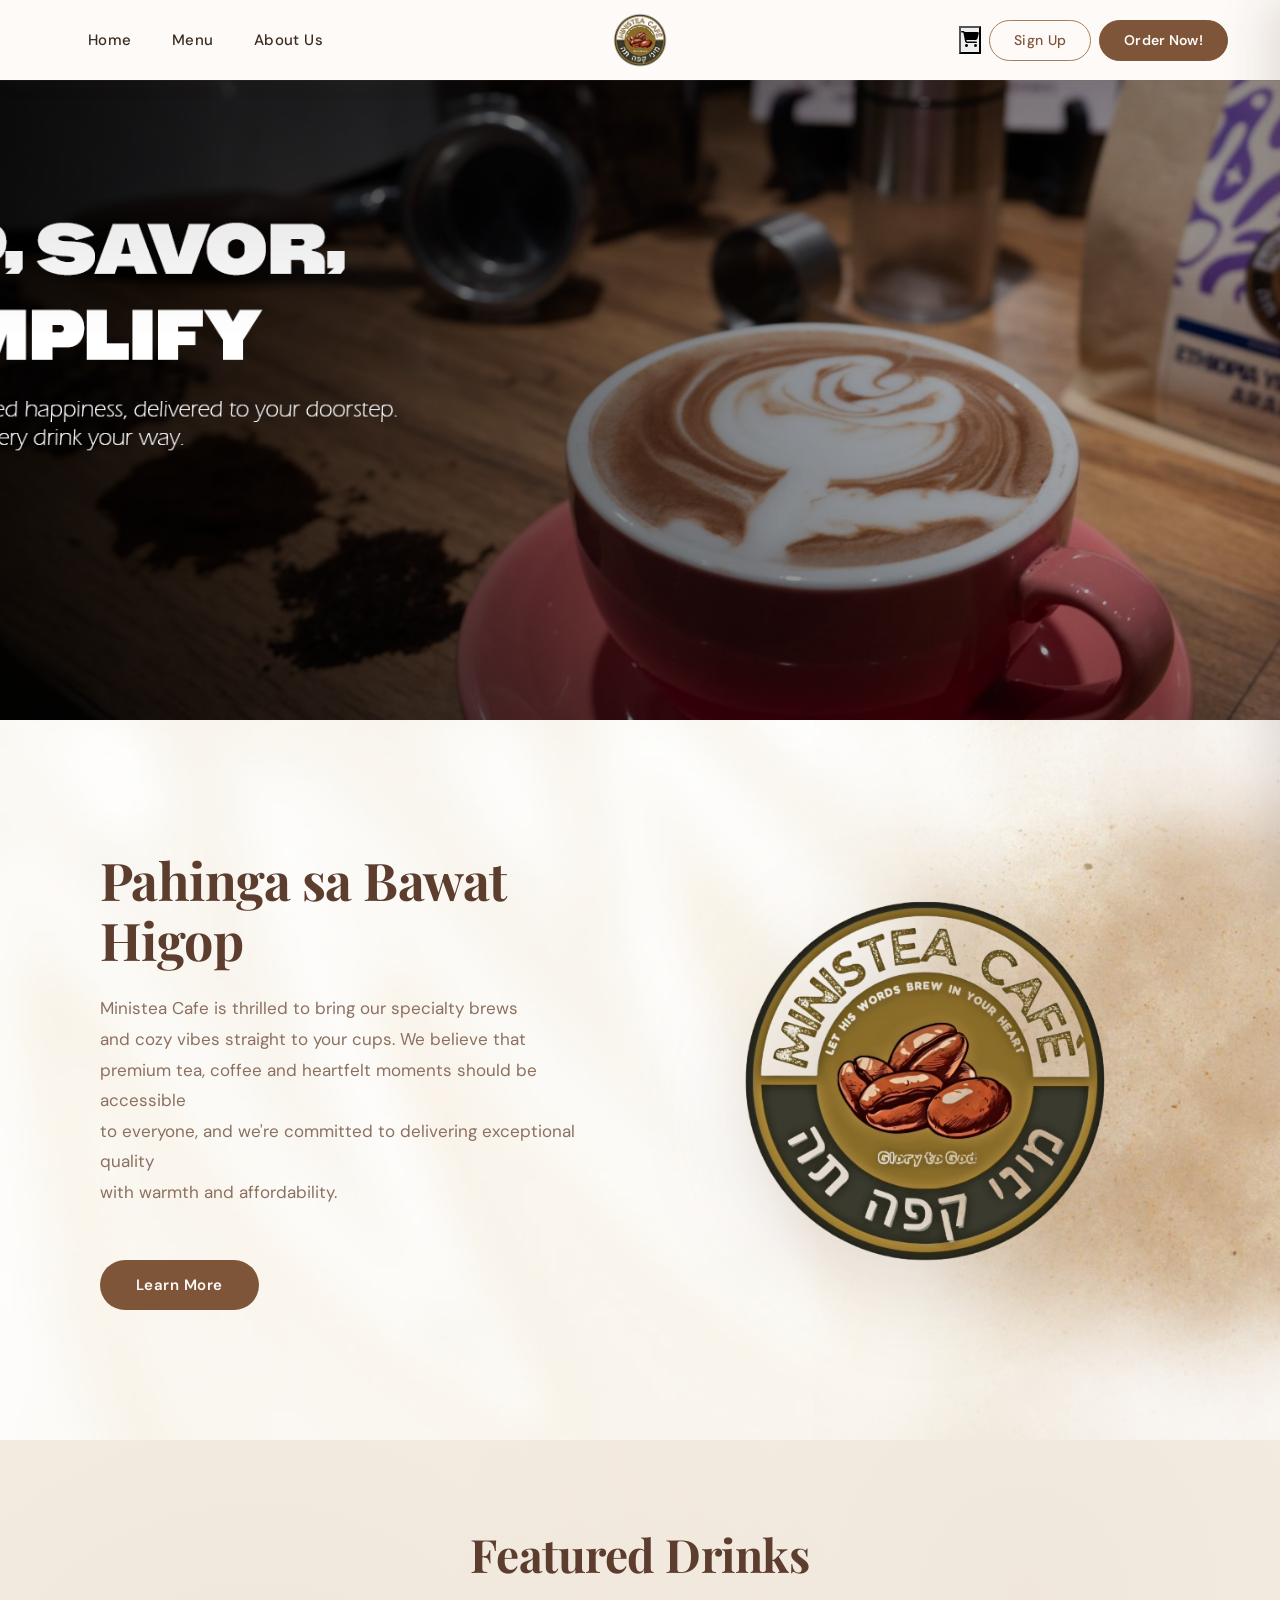
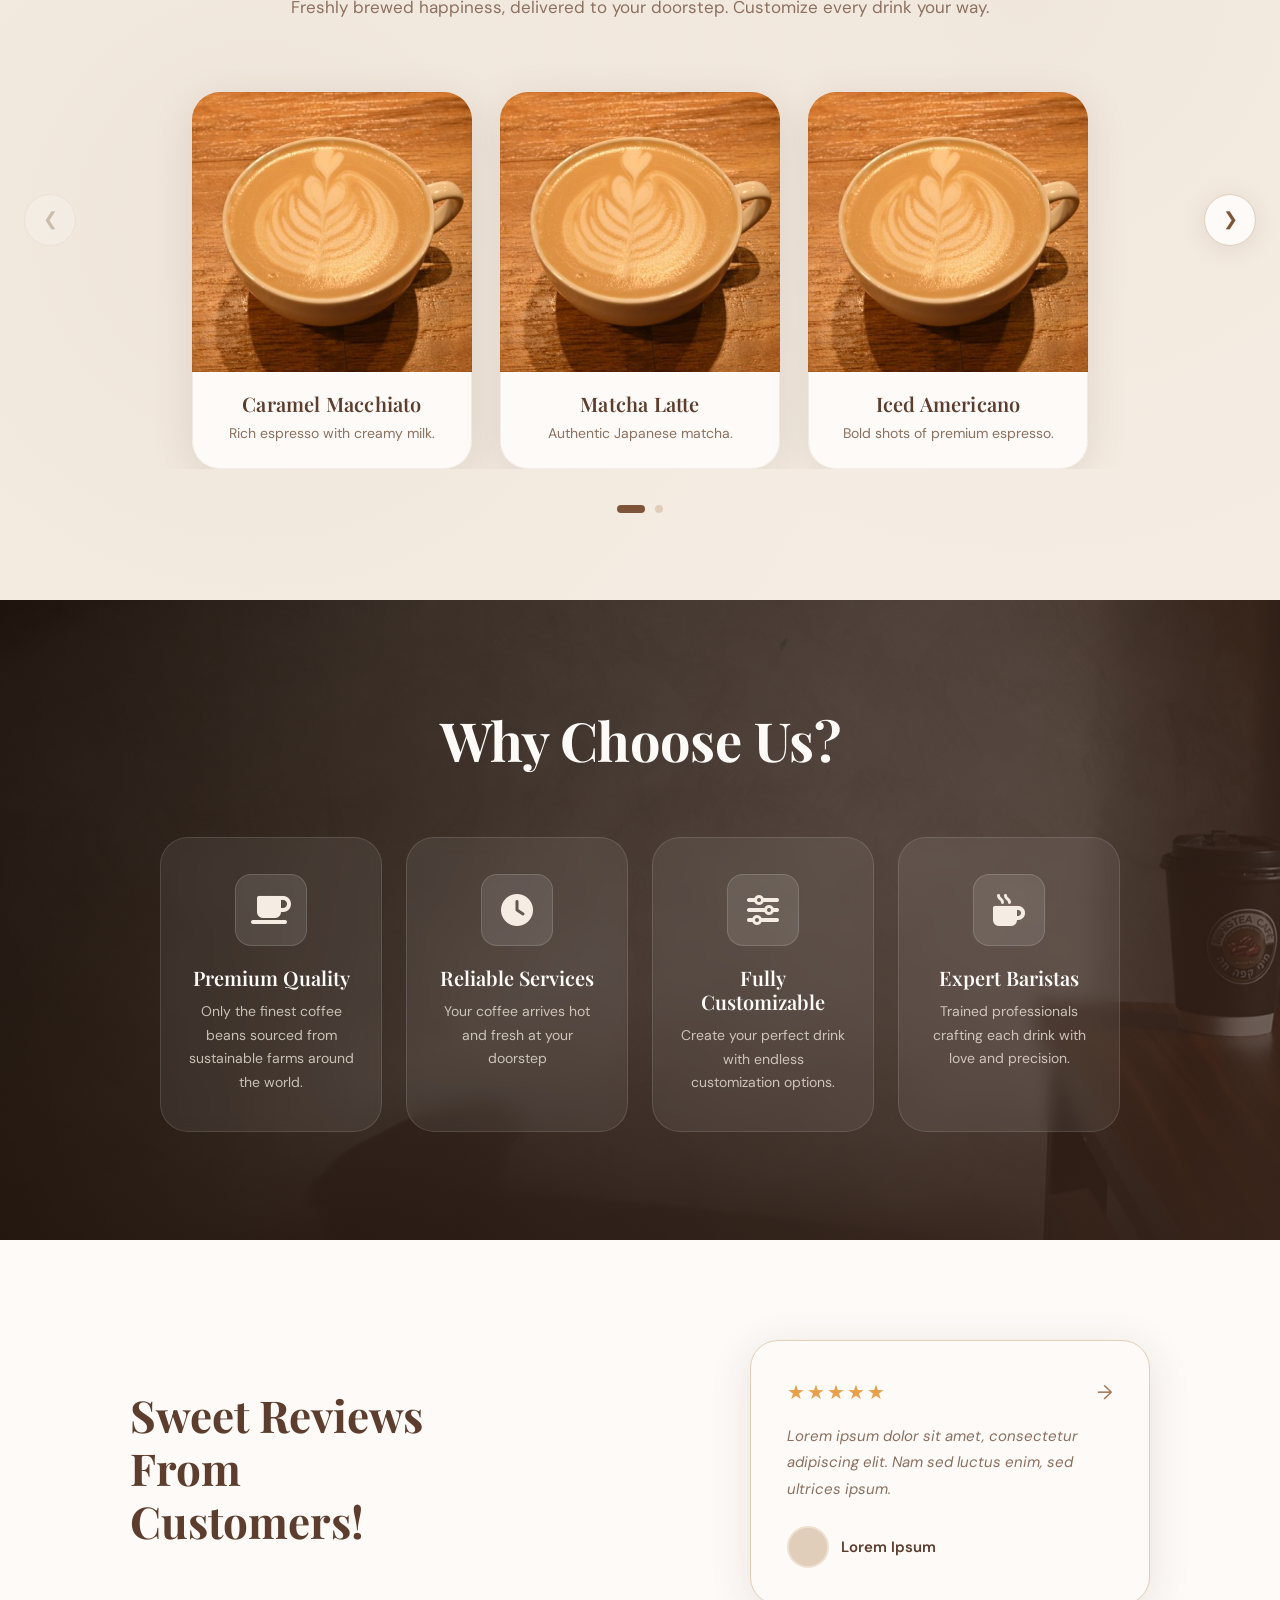
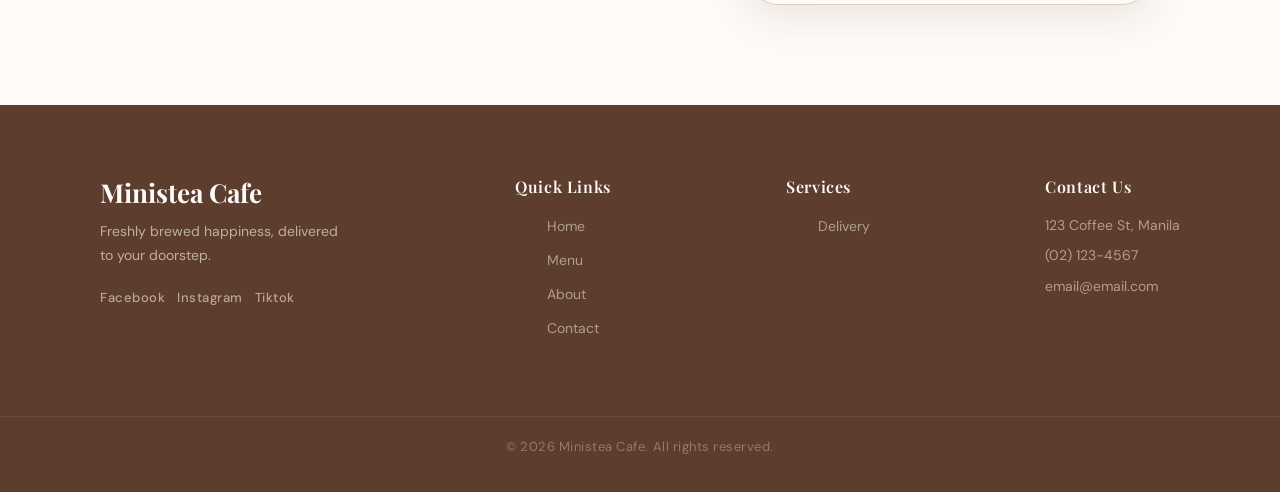
<file: Ministea Cafe Project/index.html>
<!DOCTYPE html>
<html lang="en">
<head>
    <meta charset="UTF-8">
    <meta name="viewport" content="width=device-width, initial-scale=1.0">
    <title>Ministea Cafe</title>
    <link href="https://cdn.jsdelivr.net/npm/bootstrap@5.3.3/dist/css/bootstrap.min.css" rel="stylesheet">
    <link rel="stylesheet" href="https://cdnjs.cloudflare.com/ajax/libs/font-awesome/6.5.0/css/all.min.css">
    <link rel="stylesheet" href="styles.css">
</head>
<body>
    <nav class="navbar navbar-expand-sm">
        <div class="container-fluid">
            <ul class="navbar-nav">
                <li class="nav-item"><a href="#" class="nav-link ajax-link" data-target="pages/home.html">Home</a></li>
                <li class="nav-item"><a href="#" class="nav-link ajax-link" data-target="pages/menu.html">Menu</a></li>
                <li class="nav-item"><a href="#" class="nav-link ajax-link" data-target="pages/about.html">About Us</a></li>
            </ul>
                <a class="navbar-brand">
                    <img src="images/MinisteaLogo.png" alt="Ministea Logo" class="logo">
                </a>
            <div class="button ms-auto d-flex align-items-center gap-2">
                <button id="cartToggleBtn" class="cart-btn">
                    <i class="fas fa-shopping-cart"></i>
                    <span id="cartBadge" class="cart-badge">0</span>
                </button>
                <button class="sign-in ajax-link" data-target="pages/signup.html">Sign Up</button>
                <button class="order-now ajax-link" data-target="pages/menu.html">Order Now!</button>
            </div>
        </div>
    </nav>

<!-- Load Main Content -->
<main id="main-content">
    <div class="text-center py-5">
        <div class="spinner-border text-success" role="status"></div>
        <p>Loading Page...</p>
    </div>
</main>

<!-- Cart Overlay + Drawer -->
<div id="cartOverlay" class="cart-overlay"></div>
<aside id="cartDrawer" class="cart-drawer">
    <div class="cart-drawer-header">
        <h3><i class="fas fa-shopping-cart"></i> Your Cart</h3>
        <button id="cartCloseBtn" class="cart-close-btn">&times;</button>
    </div>
    <div id="cartDrawerBody" class="cart-drawer-body"></div>
    <div id="cartDrawerFooter" class="cart-drawer-footer"></div>
</aside>

<!-- Footer Section -->
<footer class="footer-section">
    <div class="footer-container">
        <div class="footer-brand">
            <h2>Ministea Cafe</h2>
            <p>Freshly brewed happiness, delivered to your doorstep.</p>
            <div class="social-links">
                <a href="#">Facebook</a>
                <a href="#">Instagram</a>
                <a href="#">Tiktok</a>
            </div>
        </div>
        <div class="footer-links">
            <h3>Quick Links</h3>
            <ul>
                <li><a href="#">Home</a></li>
                <li><a href="#">Menu</a></li>
                <li><a href="#">About</a></li>
                <li><a href="#">Contact</a></li>
            </ul>
        </div>
        <div class="footer-links">
            <h3>Services</h3>
            <ul>
                <li><a href="#">Delivery</a></li>
            </ul>
        </div>
        <div class="footer-contact">
            <h3>Contact Us</h3>
            <div class="contact-info">
                <p>123 Coffee St, Manila</p>
                <p>(02) 123-4567</p>
                <p>email@email.com</p>
            </div>
        </div>
    </div>
    <div class="footer-bottom">
        <p>&copy; 2026 Ministea Cafe. All rights reserved.</p>
    </div>
</footer>

<!-- Scripts -->
<script src="https://cdn.jsdelivr.net/npm/bootstrap@5.3.3/dist/js/bootstrap.bundle.min.js"></script>
<script src="js/cart.js"></script>
<script src="js/main.js"></script>
</body>
</html>
</file>
<file: Ministea Cafe Project/styles.css>
@import url('https://fonts.googleapis.com/css2?family=Playfair+Display:ital,wght@0,400;0,600;0,700;1,400&family=DM+Sans:wght@300;400;500;600&display=swap');

/* =============================================
   CSS VARIABLES & RESET
============================================= */
:root {
    --brown-dark:    #5C3D2E;
    --brown-mid:     #7F5539;
    --brown-light:   #A67C5B;
    --cream:         #F5EDE3;
    --cream-dark:    #EDE0D0;
    --cream-deeper:  #E0CEBB;
    --white:         #FDFAF7;
    --black:         #1A1008;
    --text-body:     #3D2B1F;
    --text-muted:    #8C7060;

    --radius-sm:     8px;
    --radius-md:     16px;
    --radius-lg:     28px;
    --radius-pill:   999px;

    --shadow-soft:   0 4px 24px rgba(92,61,46,0.10);
    --shadow-card:   0 8px 40px rgba(92,61,46,0.13);
    --shadow-lift:   0 20px 60px rgba(92,61,46,0.18);

    --font-display:  'Playfair Display', Georgia, serif;
    --font-body:     'DM Sans', sans-serif;

    --transition:    0.3s cubic-bezier(0.4, 0, 0.2, 1);
}

*, *::before, *::after {
    margin: 0;
    padding: 0;
    box-sizing: border-box;
}

html { scroll-behavior: smooth; }

body {
    font-family: var(--font-body);
    background-color: var(--white);
    color: var(--text-body);
    -webkit-font-smoothing: antialiased;
}

/* =============================================
   NAVBAR
============================================= */
.navbar {
    position: sticky;
    top: 0;
    z-index: 1000;
    background-color: rgba(253, 250, 247, 0.95);
    backdrop-filter: blur(12px);
    -webkit-backdrop-filter: blur(12px);
    box-shadow: 0 1px 0 rgba(127, 85, 57, 0.12), 0 4px 20px rgba(92,61,46,0.06);
    height: 80px;
    transition: box-shadow var(--transition);
}

.navbar-brand {
    padding: 0;
    display: flex;
    align-items: center;
    position: absolute;
    left: 50%;
    transform: translateX(-50%);
}

.logo {
    height: 60px;
    width: auto;
}

.navbar-nav {
    margin-left: 60px;
    gap: 8px;
}

.nav-link {
    font-family: var(--font-body);
    font-size: 15px;
    font-weight: 500;
    color: var(--text-body) !important;
    letter-spacing: 0.03em;
    padding: 8px 16px !important;
    border-radius: var(--radius-pill);
    transition: background var(--transition), color var(--transition);
    position: relative;
}

.nav-link::after { display: none; }

.nav-link:hover {
    background-color: var(--cream);
    color: var(--brown-mid) !important;
}

.button {
    padding-right: 40px;
    display: flex;
    align-items: center;
    gap: 10px;
}

.sign-in {
    background: transparent;
    border: 1.5px solid var(--brown-light);
    border-radius: var(--radius-pill);
    padding: 9px 24px;
    font-family: var(--font-body);
    font-size: 14px;
    font-weight: 500;
    color: var(--brown-mid);
    cursor: pointer;
    transition: all var(--transition);
    letter-spacing: 0.02em;
}

.sign-in:hover {
    background-color: var(--cream);
    border-color: var(--brown-mid);
    color: var(--brown-dark);
}

.order-now {
    border-radius: var(--radius-pill);
    padding: 9px 24px;
    background-color: var(--brown-mid);
    color: var(--white);
    border: 1.5px solid var(--brown-mid);
    font-family: var(--font-body);
    font-size: 14px;
    font-weight: 600;
    cursor: pointer;
    transition: all var(--transition);
    letter-spacing: 0.02em;
}

.order-now:hover {
    background-color: var(--brown-dark);
    border-color: var(--brown-dark);
    transform: translateY(-1px);
    box-shadow: 0 6px 20px rgba(127, 85, 57, 0.35);
}

/* =============================================
   HERO SECTION
============================================= */
.hero-section {
    height: 640px;
    width: 100%;
    background-color: var(--black);
    position: relative;
    overflow: hidden;
}

.slides-wrapper {
    width: 100%;
    height: 100%;
}

.hero-slide {
    position: absolute;
    width: 100%;
    height: 100%;
    opacity: 0;
    transition: opacity 1s ease-in-out;
}

.hero-slide.active {
    opacity: 1;
}

.hero-slide img {
    width: 100%;
    height: 100%;
    object-fit: cover;
}

/* Hero gradient overlay — subtle dark vignette only */
.hero-section::after {
    content: '';
    position: absolute;
    inset: 0;
    background: linear-gradient(
        to bottom,
        rgba(0,0,0,0.18) 0%,
        transparent 40%,
        transparent 70%,
        rgba(0,0,0,0.22) 100%
    );
    pointer-events: none;
    z-index: 2;
}

/* =============================================
   SECOND SECTION
============================================= */
.second-section {
    background-color: var(--white);
    background-image: url(images/BG1.png);
    background-size: cover;
    min-height: 720px;
    display: flex;
    justify-content: center;
    align-items: center;
}

.second-section .wrapper {
    display: flex;
    align-items: center;
    justify-content: space-between;
    width: 100%;
    max-width: 1200px;
    padding: 80px 60px;
    gap: 60px;
}

.text-content {
    flex: 1;
    text-align: left;
}

.text-content h1 {
    font-family: var(--font-display);
    font-size: 52px;
    font-weight: 700;
    color: var(--brown-dark);
    line-height: 1.15;
    margin-bottom: 24px;
    letter-spacing: -0.01em;
}

.text-content p {
    font-size: 17px;
    color: var(--text-muted);
    line-height: 1.8;
    font-weight: 400;
    max-width: 480px;
}

.text-content button {
    display: inline-block;
    margin-top: 36px;
    border-radius: var(--radius-pill);
    border: none;
    background-color: var(--brown-mid);
    color: var(--white);
    padding: 14px 36px;
    font-family: var(--font-body);
    font-size: 15px;
    font-weight: 600;
    outline: none;
    cursor: pointer;
    transition: all var(--transition);
    letter-spacing: 0.03em;
    transform: none;
}

.text-content button:hover {
    background-color: var(--brown-dark);
    transform: translateY(-2px) !important;
    box-shadow: 0 8px 28px rgba(92, 61, 46, 0.30);
}

.image-content {
    flex: 1;
    text-align: center;
}

.image-content img {
    width: 100%;
    max-width: 420px;
    height: auto;
    filter: drop-shadow(0 20px 50px rgba(92, 61, 46, 0.18));
    transition: transform 0.5s ease;
}

.image-content img:hover {
    transform: translateY(-8px) rotate(1deg);
}

/* =============================================
   THIRD SECTION — FEATURED DRINKS
============================================= */
.third-section {
    background-color: var(--cream);
    min-height: 760px;
    display: flex;
    justify-content: center;
    align-items: center;
    position: relative;
    overflow: hidden;
}

/* Subtle texture */
.third-section::before {
    content: '';
    position: absolute;
    inset: 0;
    background-image: radial-gradient(circle at 20% 50%, rgba(127,85,57,0.05) 0%, transparent 60%),
                      radial-gradient(circle at 80% 20%, rgba(127,85,57,0.04) 0%, transparent 50%);
    pointer-events: none;
}

.third-section .wrapper {
    position: relative;
    display: flex;
    width: 100%;
    max-width: 1400px;
    align-items: center;
    justify-content: center;
    padding: 80px 20px;
}

.main-content {
    flex: 1;
    text-align: center;
    padding: 0 80px;
}

.main-content h1 {
    font-family: var(--font-display);
    font-size: 46px;
    color: var(--brown-dark);
    font-weight: 700;
    letter-spacing: -0.01em;
}

.main-content p {
    font-size: 17px;
    color: var(--text-muted);
    margin-top: 12px;
    font-weight: 400;
}

.card-container {
    display: flex;
    justify-content: center;
    gap: 28px;
    margin-top: 56px;
    flex-wrap: wrap;
}

.drink-card {
    background-color: var(--white);
    border-radius: var(--radius-lg);
    overflow: hidden;
    width: 280px;
    box-shadow: var(--shadow-card);
    transition: transform var(--transition), box-shadow var(--transition);
    position: relative;
}

.drink-card::after {
    content: '';
    position: absolute;
    inset: 0;
    border-radius: var(--radius-lg);
    border: 1px solid rgba(127,85,57,0.08);
    pointer-events: none;
}

.drink-card:hover {
    transform: translateY(-12px);
    box-shadow: var(--shadow-lift);
}

.drink-card img {
    width: 100%;
    height: 280px;
    object-fit: cover;
    transition: transform 0.5s ease;
}

.drink-card:hover img {
    transform: scale(1.04);
}

.drink-info {
    padding: 20px 22px 24px;
    text-align: center;
}

.drink-info h3 {
    font-family: var(--font-display);
    font-size: 20px;
    color: var(--brown-dark);
    font-weight: 600;
    margin-bottom: 6px;
    letter-spacing: 0.01em;
}

.drink-info p {
    font-size: 14px;
    color: var(--text-muted);
    margin: 0;
    line-height: 1.6;
}

.nav-btn {
    position: absolute;
    top: 50%;
    background-color: var(--white);
    color: var(--brown-mid);
    border: 1.5px solid var(--cream-deeper);
    font-size: 18px;
    width: 52px;
    height: 52px;
    border-radius: 50%;
    cursor: pointer;
    transform: translateY(-50%);
    transition: all var(--transition);
    display: flex;
    align-items: center;
    justify-content: center;
    box-shadow: var(--shadow-soft);
}

.nav-btn:hover:not(:disabled) {
    background-color: var(--brown-mid);
    color: var(--white);
    border-color: var(--brown-mid);
    transform: translateY(-50%) scale(1.08);
    box-shadow: 0 8px 24px rgba(127,85,57,0.28);
}

.prev-btn { left: 24px; }
.next-btn { right: 24px; }

.nav-btn:disabled {
    opacity: 0.3;
    cursor: not-allowed;
    transform: translateY(-50%);
    box-shadow: none;
}

@keyframes fadeShow {
    from { opacity: 0; transform: translateY(12px); }
    to   { opacity: 1; transform: translateY(0); }
}
@keyframes fadeHide {
    from { opacity: 1; }
    to   { opacity: 0; }
}

.card-container.show { animation: fadeShow 0.4s ease forwards; }
.card-container.hide { animation: fadeHide 0.3s ease forwards; }
.card-container:not(.show) { opacity: 0; }

.carousel-wrapper { overflow: hidden; }

.dots-container {
    display: flex;
    justify-content: center;
    gap: 10px;
    margin-top: 36px;
}

.dot {
    width: 8px;
    height: 8px;
    border-radius: 50%;
    background: var(--cream-deeper);
    cursor: pointer;
    transition: all var(--transition);
}

.dot:hover { background: var(--brown-light); transform: scale(1.3); }

.dot.active {
    background: var(--brown-mid);
    width: 28px;
    border-radius: var(--radius-pill);
}

/* =============================================
   FOURTH SECTION — WHY CHOOSE US
============================================= */
.fourth-section {
    background-image: url(images/fourth-bg.png);
    background-size: cover;
    background-position: center;
    background-repeat: no-repeat;
    padding: 100px 0;
    min-height: 640px;
    display: flex;
    align-items: center;
    position: relative;
}

.fourth-section::before {
    content: '';
    position: absolute;
    inset: 0;
    background: linear-gradient(135deg, rgba(28,14,6,0.72) 0%, rgba(92,61,46,0.55) 100%);
}

.fourth-section .wrapper {
    max-width: 1200px;
    margin: 0 auto;
    padding: 0 40px;
    position: relative;
    z-index: 1;
    width: 100%;
}

.fourth-section .main-content { text-align: center; }

.fourth-section .main-content h1 {
    font-family: var(--font-display);
    font-size: 54px;
    color: var(--white);
    font-weight: 700;
    margin-bottom: 64px;
    letter-spacing: -0.01em;
}

.features-container {
    display: flex;
    justify-content: center;
    gap: 24px;
    flex-wrap: wrap;
}

.feature-item {
    flex: 1;
    max-width: 240px;
    text-align: center;
    padding: 36px 24px;
    background: rgba(255,255,255,0.07);
    border: 1px solid rgba(255,255,255,0.12);
    border-radius: var(--radius-lg);
    backdrop-filter: blur(8px);
    transition: all var(--transition);
}

.feature-item:hover {
    background: rgba(255,255,255,0.13);
    transform: translateY(-6px);
    box-shadow: 0 16px 48px rgba(0,0,0,0.25);
}

.feature-icon {
    display: flex;
    align-items: center;
    justify-content: center;
    font-size: 32px;
    width: 72px;
    height: 72px;
    margin: 0 auto 20px;
    border-radius: var(--radius-md);
    background: rgba(255,255,255,0.1);
    border: 1px solid rgba(255,255,255,0.15);
}

.feature-icon i { color: var(--cream); }

.feature-item h3 {
    font-family: var(--font-display);
    font-size: 20px;
    margin-bottom: 10px;
    color: var(--white);
    font-weight: 600;
}

.feature-item p {
    font-size: 14px;
    color: rgba(245,237,227,0.75);
    line-height: 1.7;
    margin: 0;
}

/* =============================================
   REVIEW SECTION
============================================= */
.review-section {
    min-height: 420px;
    padding: 100px 0;
    background-color: var(--white);
    display: flex;
    align-items: center;
}

.review-section .container {
    max-width: 1100px;
    margin: 0 auto;
    padding: 0 40px;
    display: flex;
    justify-content: space-between;
    align-items: center;
    gap: 80px;
}

.review-section .left h1 {
    font-family: var(--font-display);
    font-size: 44px;
    font-weight: 700;
    color: var(--brown-dark);
    line-height: 1.2;
    max-width: 340px;
}

.review-section .right { flex-shrink: 0; }

.card {
    background: var(--white);
    border: 1px solid var(--cream-deeper);
    border-radius: var(--radius-lg);
    padding: 36px;
    max-width: 400px;
    box-shadow: var(--shadow-card);
    position: relative;
    transition: transform var(--transition), box-shadow var(--transition);
}

.card:hover {
    transform: translateY(-4px);
    box-shadow: var(--shadow-lift);
}

.stars {
    color: #E8A04B;
    font-size: 20px;
    letter-spacing: 2px;
    margin-bottom: 16px;
}

.card p {
    font-size: 15px;
    color: var(--text-muted);
    line-height: 1.75;
    font-style: italic;
    margin-bottom: 24px;
}

.profile {
    display: flex;
    align-items: center;
    gap: 12px;
}

.circle {
    width: 42px;
    height: 42px;
    border-radius: 50%;
    background: var(--cream-deeper);
    border: 2px solid var(--cream-dark);
    flex-shrink: 0;
}

.profile span {
    font-weight: 600;
    font-size: 15px;
    color: var(--brown-dark);
}

.arrow {
    position: absolute;
    top: 36px;
    right: 36px;
    font-size: 20px;
    color: var(--brown-light);
    cursor: pointer;
    transition: transform var(--transition), color var(--transition);
}

.arrow:hover { transform: translateX(4px); color: var(--brown-dark); }

/* =============================================
   FOOTER
============================================= */
.footer-section {
    background-color: var(--brown-dark);
    color: var(--cream);
    padding: 72px 0 0;
}

.footer-container {
    max-width: 1200px;
    margin: 0 auto;
    padding: 0 60px 60px;
    display: flex;
    justify-content: space-between;
    gap: 60px;
    flex-wrap: wrap;
}

.footer-brand h2 {
    font-family: var(--font-display);
    font-size: 26px;
    font-weight: 700;
    color: var(--white);
    margin-bottom: 12px;
}

.footer-brand p {
    font-size: 14px;
    color: rgba(245,237,227,0.65);
    line-height: 1.7;
    max-width: 240px;
    margin-bottom: 20px;
}

.social-links {
    display: flex;
    gap: 12px;
}

.social-links a {
    font-size: 13px;
    color: rgba(245,237,227,0.6);
    text-decoration: none;
    font-weight: 500;
    letter-spacing: 0.04em;
    transition: color var(--transition);
}

.social-links a:hover { color: var(--cream); }

.footer-links h3 {
    font-family: var(--font-display);
    font-size: 16px;
    color: var(--white);
    font-weight: 600;
    margin-bottom: 18px;
    letter-spacing: 0.04em;
}

.footer-links ul {
    list-style: none;
    display: flex;
    flex-direction: column;
    gap: 10px;
}

.footer-links ul li a {
    text-decoration: none;
    font-size: 14px;
    color: rgba(245,237,227,0.55);
    transition: color var(--transition);
}

.footer-links ul li a:hover { color: var(--cream); }

.footer-contact h3 {
    font-family: var(--font-display);
    font-size: 16px;
    color: var(--white);
    font-weight: 600;
    margin-bottom: 18px;
    letter-spacing: 0.04em;
}

.contact-info p {
    font-size: 14px;
    color: rgba(245,237,227,0.55);
    margin-bottom: 8px;
    line-height: 1.6;
}

.footer-bottom {
    border-top: 1px solid rgba(255,255,255,0.08);
    padding: 20px 60px;
    text-align: center;
}

.footer-bottom p {
    font-size: 13px;
    color: rgba(245,237,227,0.35);
    letter-spacing: 0.04em;
}

/* =============================================
   SIGN UP PAGE
============================================= */
.page-wrapper {
    min-height: calc(100vh - 80px);
    background: var(--cream);
    display: flex;
    align-items: center;
    justify-content: center;
    padding: 60px 20px;
    background-image: radial-gradient(circle at 70% 30%, rgba(127,85,57,0.08) 0%, transparent 60%);
}

.signup-card,
.signin-card {
    background: var(--white);
    border-radius: 24px;
    padding: 48px 44px;
    width: 100%;
    max-width: 440px;
    box-shadow: var(--shadow-lift);
    border: 1px solid var(--cream-dark);
}

.signup-card h2,
.signin-card h2 {
    font-family: var(--font-display);
    font-size: 32px;
    color: var(--brown-dark);
    font-weight: 700;
    margin-bottom: 32px;
    letter-spacing: -0.01em;
}

.form-label {
    font-size: 13px;
    font-weight: 600;
    color: var(--brown-mid);
    text-transform: uppercase;
    letter-spacing: 0.08em;
    margin-bottom: 6px !important;
    display: block;
}

.form-control {
    border: 1.5px solid var(--cream-deeper) !important;
    border-radius: var(--radius-sm) !important;
    padding: 12px 16px !important;
    font-size: 15px !important;
    color: var(--text-body) !important;
    background: var(--white) !important;
    transition: border-color var(--transition), box-shadow var(--transition) !important;
    font-family: var(--font-body) !important;
}

.form-control:focus {
    border-color: var(--brown-mid) !important;
    box-shadow: 0 0 0 3px rgba(127,85,57,0.10) !important;
    outline: none !important;
}

.password-wrapper {
    position: relative;
    display: flex;
    align-items: center;
}

.password-wrapper .form-control {
    padding-right: 90px !important;
}

.toggle-pw {
    position: absolute;
    right: 12px;
    background: none;
    border: none;
    cursor: pointer;
    font-size: 12px;
    font-weight: 600;
    color: var(--brown-light);
    display: flex;
    align-items: center;
    gap: 4px;
    font-family: var(--font-body);
    transition: color var(--transition);
    padding: 4px 0;
    letter-spacing: 0.04em;
}

.toggle-pw:hover { color: var(--brown-mid); }

.btn-create {
    width: 100%;
    padding: 14px;
    background-color: var(--brown-mid);
    color: var(--white);
    border: none;
    border-radius: var(--radius-pill);
    font-family: var(--font-body);
    font-size: 15px;
    font-weight: 600;
    cursor: pointer;
    transition: all var(--transition);
    letter-spacing: 0.04em;
    margin-top: 8px;
}

.btn-create:hover {
    background-color: var(--brown-dark);
    transform: translateY(-1px);
    box-shadow: 0 8px 28px rgba(92,61,46,0.30);
}

.signin-button {
    width: 100%;
    padding: 14px;
    background-color: var(--brown-mid);
    color: var(--white);
    border: none;
    border-radius: var(--radius-pill);
    font-family: var(--font-body);
    font-size: 15px;
    font-weight: 600;
    cursor: pointer;
    transition: all var(--transition);
    letter-spacing: 0.04em;
}

.signin-button:hover {
    background-color: var(--brown-dark);
    transform: translateY(-1px);
    box-shadow: 0 8px 28px rgba(92,61,46,0.30);
}

.btn-signin {
    background: none;
    border: none;
    cursor: pointer;
    font-size: 14px;
    color: var(--text-muted);
    font-family: var(--font-body);
    padding: 0;
    transition: color var(--transition);
}

.btn-signin strong {
    color: var(--brown-mid);
    font-weight: 600;
}

.btn-signin:hover { color: var(--brown-dark); }

.terms-text {
    font-size: 12px;
    color: var(--text-muted);
    text-align: center;
    margin-top: 20px;
    line-height: 1.7;
}

.terms-text a {
    color: var(--brown-mid);
    text-decoration: none;
    font-weight: 500;
}

.terms-text a:hover { text-decoration: underline; }

.forgot-link {
    font-size: 13px;
    color: var(--brown-light);
    text-decoration: none;
    display: block;
    margin-top: 6px;
    font-weight: 500;
    transition: color var(--transition);
}

.forgot-link:hover { color: var(--brown-mid); }

.divider {
    border: none;
    border-top: 1px solid var(--cream-deeper);
    margin: 20px 0;
}

.logo-area {
    flex-shrink: 0;
    animation: float 5s ease-in-out infinite;
}

.logo-img {
    width: 300px;
    height: auto;
    filter: drop-shadow(0 24px 60px rgba(92,61,46,0.2));
}

@keyframes float {
    0%, 100% { transform: translateY(0); }
    50%       { transform: translateY(-14px); }
}

/* =============================================
   ABOUT PAGE
============================================= */
.about-container {
    background-color: var(--white);
    min-height: calc(100vh - 80px);
    display: flex;
    flex-direction: column;
    align-items: center;
    justify-content: center;
    text-align: center;
}

.about-content {
    max-width: 900px;
    width: 100%;
    margin: 72px auto;
    padding: 0 40px;
}

.about-section h1 {
    font-family: var(--font-display);
    font-size: 56px;
    color: var(--brown-dark);
    font-weight: 700;
    letter-spacing: -0.01em;
    margin-bottom: 24px;
}

.about-section p {
    font-size: 16px;
    color: var(--text-muted);
    line-height: 1.85;
    max-width: 680px;
    margin: 0 auto;
}

.about-content > .divider {
    height: 2px;
    background: linear-gradient(to right, transparent, var(--brown-light), transparent);
    border: none;
    border-radius: 2px;
    margin: 48px auto;
    width: 60%;
}

.mission-vision-wrapper {
    display: flex;
    gap: 48px;
    justify-content: center;
    margin-top: 20px;
    text-align: left;
}

.mission-section,
.vision-section {
    flex: 1;
    min-width: 0;
    background: var(--cream);
    border-radius: var(--radius-lg);
    padding: 36px 32px;
    border: 1px solid var(--cream-deeper);
}

.mission-section h2,
.vision-section h2 {
    font-family: var(--font-display);
    font-size: 32px;
    color: var(--brown-dark);
    font-weight: 700;
    margin-bottom: 16px;
}

.mission-section p,
.vision-section p {
    font-size: 15px;
    color: var(--text-muted);
    line-height: 1.8;
}

.team-section {
    margin-top: 80px;
    margin-bottom: 40px;
}

.team-section h1 {
    font-family: var(--font-display);
    font-size: 48px;
    color: var(--brown-dark);
    font-weight: 700;
    letter-spacing: -0.01em;
}

.team-wrapper {
    display: flex;
    justify-content: center;
    align-items: flex-start;
    gap: 40px;
    flex-wrap: wrap;
    margin: 48px 0;
}

.team-member {
    text-align: center;
    width: 130px;
    transition: transform var(--transition);
}

.team-member:hover { transform: translateY(-4px); }

.team-circle {
    width: 96px;
    height: 96px;
    border: 2.5px solid var(--brown-light);
    border-radius: 50%;
    margin: 0 auto 14px;
    background: var(--cream);
    transition: border-color var(--transition), box-shadow var(--transition);
}

.team-member:hover .team-circle {
    border-color: var(--brown-mid);
    box-shadow: 0 8px 24px rgba(127,85,57,0.18);
}

.team-member h6 {
    font-weight: 600;
    font-size: 15px;
    color: var(--brown-dark);
    margin-bottom: 4px;
}

.team-member p {
    font-size: 13px;
    color: var(--text-muted);
    margin: 0;
    line-height: 1.5;
}

/* =============================================
   MENU PAGE
============================================= */
.image-header img {
    display: block;
    width: 100%;
    max-height: 320px;
    object-fit: cover;
}

.menu-header {
    background-color: var(--brown-mid);
    background-image: linear-gradient(135deg, var(--brown-dark) 0%, var(--brown-mid) 60%, var(--brown-light) 100%);
    color: var(--white);
    height: 80px;
    display: flex;
    align-items: center;
    justify-content: flex-start;
    padding: 0 40px;
    gap: 0;
    position: relative;
}

.menu-title {
    font-family: var(--font-display);
    font-size: 26px;
    font-weight: 700;
    z-index: 2;
    letter-spacing: 0.01em;
}

.menu-choices-container {
    position: absolute;
    left: 0;
    right: 0;
    display: flex;
    justify-content: center;
    pointer-events: none;
}

.menu-choices {
    display: flex;
    gap: 6px;
    pointer-events: auto;
}

.menu-choices a {
    color: rgba(255,255,255,0.75);
    text-decoration: none;
    font-family: var(--font-body);
    font-size: 14px;
    font-weight: 500;
    padding: 8px 20px;
    border-radius: var(--radius-pill);
    transition: all var(--transition);
    letter-spacing: 0.03em;
}

.menu-choices a:hover,
.menu-choices a.active {
    color: var(--white);
    background: rgba(255,255,255,0.18);
    backdrop-filter: blur(4px);
}

.allergen {
    text-align: center;
    font-size: 12.5px;
    color: var(--text-muted);
    font-style: italic;
    padding: 12px 20px;
    border-bottom: 1px solid var(--cream-dark);
    background: var(--cream);
}

/* Sidebar */
.sidebar {
    border-right: 1px solid var(--cream-dark);
    padding-right: 16px;
}

.sidebar h4 {
    font-family: var(--font-display);
    font-size: 20px;
    font-weight: 700;
    color: var(--brown-dark);
    margin-bottom: 16px;
    padding-bottom: 12px;
    border-bottom: 2px solid var(--cream-deeper);
}

.sidebar a {
    display: block;
    text-decoration: none;
    color: var(--text-muted);
    padding: 8px 12px;
    margin: 2px 0;
    font-size: 15px;
    font-weight: 400;
    border-radius: var(--radius-sm);
    transition: all var(--transition);
}

.sidebar a:hover {
    background: var(--cream);
    color: var(--brown-mid);
    padding-left: 16px;
}

.sidebar a.active {
    color: var(--brown-dark);
    font-weight: 600;
    background: var(--cream);
}

/* Menu Content */
.section-title {
    font-family: var(--font-display);
    font-weight: 700;
    color: var(--brown-dark);
    font-size: 28px;
    padding-bottom: 12px;
    margin-bottom: 28px;
    border-bottom: 2px solid var(--cream-deeper);
}

.product-item {
    text-align: center;
    margin-bottom: 20px;
    transition: transform var(--transition);
}

.product-item:hover { transform: translateY(-4px); }

.drink-img {
    width: 110px;
    height: 110px;
    background: linear-gradient(135deg, var(--cream-deeper) 0%, var(--cream-dark) 100%);
    border-radius: 50%;
    margin: 0 auto 12px;
    border: 2px solid var(--cream-dark);
    transition: box-shadow var(--transition);
}

.product-item:hover .drink-img {
    box-shadow: 0 8px 24px rgba(127,85,57,0.15);
}

.drink-name {
    margin-top: 8px;
    margin-bottom: 10px;
    font-size: 15px;
    font-weight: 500;
    color: var(--brown-dark);
    text-align: center;
}

.btn-cart {
    font-size: 13px;
    font-weight: 600;
    border: 1.5px solid var(--brown-mid);
    color: var(--brown-mid);
    border-radius: var(--radius-pill);
    padding: 8px 16px;
    background: none;
    cursor: pointer;
    transition: all var(--transition);
    letter-spacing: 0.03em;
    font-family: var(--font-body);
}

.btn-cart:hover {
    background-color: var(--brown-mid);
    color: var(--white);
    box-shadow: 0 4px 14px rgba(127,85,57,0.25);
}

/* =============================================
   CART PAGE
============================================= */
.main-wrapper {
    max-width: 1000px;
    margin: 0 auto;
    padding: 48px 20px;
}

.page-title {
    text-align: center;
    font-family: var(--font-display);
    font-size: 42px;
    font-weight: 700;
    color: var(--brown-dark);
    margin-bottom: 24px;
    padding-bottom: 24px;
    border-bottom: 1px solid var(--cream-deeper);
}

.checkout-grid {
    display: flex;
    gap: 32px;
    margin-bottom: 40px;
}

.items-container { flex: 2; }

.summary-box {
    flex: 1;
    border: 1.5px solid var(--cream-deeper);
    background-color: var(--cream);
    padding: 28px;
    border-radius: var(--radius-lg);
    min-height: 450px;
}

.summary-title {
    text-align: center;
    font-family: var(--font-display);
    font-size: 22px;
    font-weight: 600;
    color: var(--brown-dark);
    border-bottom: 1px solid var(--cream-deeper);
    padding-bottom: 16px;
    margin-bottom: 20px;
}

.product-card {
    display: flex;
    gap: 20px;
    margin-bottom: 28px;
    padding: 20px;
    background: var(--white);
    border-radius: var(--radius-md);
    border: 1px solid var(--cream-dark);
    transition: box-shadow var(--transition);
}

.product-card:hover { box-shadow: var(--shadow-soft); }

.product-thumbnail {
    width: 120px;
    height: 120px;
    background-color: var(--cream-deeper);
    border-radius: var(--radius-md);
    flex-shrink: 0;
}

.product-label {
    font-style: italic;
    font-size: 20px;
    font-weight: 500;
    font-family: var(--font-display);
    color: var(--brown-dark);
}

.quantity-picker {
    display: flex;
    align-items: center;
    gap: 12px;
}

.qty-btn {
    background-color: var(--brown-mid);
    color: var(--white);
    border: none;
    width: 30px;
    height: 30px;
    cursor: pointer;
    border-radius: var(--radius-sm);
    font-weight: bold;
    font-size: 16px;
    transition: background var(--transition);
    display: flex;
    align-items: center;
    justify-content: center;
}

.qty-btn:hover { background-color: var(--brown-dark); }

.size-options {
    margin-top: 14px;
    font-size: 14px;
    color: var(--text-muted);
}

.size-chip {
    background: transparent;
    border: 1.5px solid var(--brown-light);
    color: var(--brown-mid);
    padding: 5px 14px;
    margin-left: 6px;
    border-radius: var(--radius-pill);
    cursor: pointer;
    font-size: 13px;
    font-family: var(--font-body);
    font-weight: 500;
    transition: all var(--transition);
}

.size-chip:hover, .size-chip.active {
    background: var(--brown-mid);
    color: var(--white);
    border-color: var(--brown-mid);
}

.delete-btn {
    background: none;
    color: var(--brown-light);
    border: 1.5px solid var(--cream-deeper);
    padding: 7px 18px;
    margin-top: 14px;
    border-radius: var(--radius-pill);
    cursor: pointer;
    font-size: 13px;
    font-family: var(--font-body);
    font-weight: 500;
    transition: all var(--transition);
}

.delete-btn:hover {
    background: #fee2e2;
    color: #b91c1c;
    border-color: #fca5a5;
}

.delivery-form-card {
    background: var(--cream);
    padding: 40px;
    border-radius: var(--radius-lg);
    border: 1px solid var(--cream-dark);
}

.form-header {
    font-family: var(--font-display);
    font-size: 22px;
    font-weight: 700;
    color: var(--brown-dark);
    margin-bottom: 28px;
}

.form-layout {
    display: grid;
    grid-template-columns: repeat(3, 1fr);
    gap: 20px;
}

.field-group { display: flex; flex-direction: column; }
.field-group.wide { grid-column: span 2; }
.field-group.full { grid-column: span 3; }

.field-label {
    font-size: 11px;
    font-weight: 700;
    text-transform: uppercase;
    letter-spacing: 0.1em;
    color: var(--text-muted);
    margin-bottom: 6px;
}

.text-input {
    padding: 12px 14px;
    border: 1.5px solid var(--cream-deeper);
    border-radius: var(--radius-sm);
    font-size: 14px;
    font-family: var(--font-body);
    color: var(--text-body);
    background: var(--white);
    transition: border-color var(--transition), box-shadow var(--transition);
}

.text-input:focus {
    outline: none;
    border-color: var(--brown-mid);
    box-shadow: 0 0 0 3px rgba(127,85,57,0.10);
}

.bottom-action {
    display: flex;
    justify-content: flex-end;
    margin-top: 32px;
}

.submit-order-btn {
    background-color: var(--brown-mid);
    color: var(--white);
    border: none;
    padding: 14px 40px;
    font-size: 15px;
    font-weight: 700;
    border-radius: var(--radius-pill);
    cursor: pointer;
    font-family: var(--font-body);
    letter-spacing: 0.04em;
    transition: all var(--transition);
}

.submit-order-btn:hover {
    background-color: var(--brown-dark);
    transform: translateY(-2px);
    box-shadow: 0 8px 28px rgba(92,61,46,0.30);
}

/* =============================================
   LOADING SPINNER
============================================= */
.spinner-border.text-success {
    color: var(--brown-mid) !important;
    width: 2.5rem;
    height: 2.5rem;
}

/* =============================================
   RESPONSIVE
============================================= */
@media (max-width: 992px) {
    .second-section .wrapper {
        flex-direction: column;
        text-align: center;
        padding: 60px 32px;
    }
    .text-content { text-align: center; }
    .text-content p { margin: 16px auto; }
    .navbar-brand { position: static; transform: none; }
    .logo { padding-left: 0; }
    .navbar-nav { margin-left: 20px; gap: 4px; }
    .mission-vision-wrapper { flex-direction: column; }
    .mission-section, .vision-section { min-width: 0; }
    .features-container { gap: 20px; }
    .feature-item { max-width: 200px; }
}

@media (max-width: 768px) {
    .main-content { padding: 0 20px; }
    .review-section .container { flex-direction: column; gap: 40px; }
    .review-section .left h1 { font-size: 32px; max-width: 100%; }
    .fourth-section .main-content h1 { font-size: 38px; }
    .logo-area { display: none; }
    .signup-card, .signin-card { padding: 36px 28px; }
}

/* =============================================
   SIGN UP BUTTON (navbar)
============================================= */
.sign-up {
    border-radius: var(--radius-pill);
    padding: 9px 24px;
    background-color: var(--brown-mid);
    color: var(--white);
    border: 1.5px solid var(--brown-mid);
    font-family: var(--font-body);
    font-size: 14px;
    font-weight: 600;
    cursor: pointer;
    transition: all var(--transition);
    letter-spacing: 0.02em;
}
.sign-up:hover {
    background-color: var(--brown-dark);
    border-color: var(--brown-dark);
    transform: translateY(-1px);
    box-shadow: 0 6px 20px rgba(127, 85, 57, 0.35);
}

/* =============================================
   CART ICON BUTTON (navbar)
============================================= */
.cart-icon-btn {
    position: relative;
    background: none;
    border: 1.5px solid var(--cream-deeper);
    border-radius: 50%;
    width: 44px;
    height: 44px;
    display: flex;
    align-items: center;
    justify-content: center;
    cursor: pointer;
    color: var(--brown-mid);
    font-size: 18px;
    transition: all var(--transition);
    margin-right: 4px;
}
.cart-icon-btn:hover {
    background: var(--cream);
    border-color: var(--brown-mid);
    color: var(--brown-dark);
}
.cart-badge {
    position: absolute;
    top: -6px;
    right: -6px;
    background: var(--brown-mid);
    color: var(--white);
    font-size: 11px;
    font-weight: 700;
    font-family: var(--font-body);
    min-width: 20px;
    height: 20px;
    border-radius: var(--radius-pill);
    display: flex;
    align-items: center;
    justify-content: center;
    padding: 0 5px;
    border: 2px solid var(--white);
    opacity: 0;
    transform: scale(0.6);
    transition: all var(--transition);
}
.cart-badge.has-items {
    opacity: 1;
    transform: scale(1);
}

/* =============================================
   CART DRAWER OVERLAY
============================================= */
.cart-overlay {
    position: fixed;
    inset: 0;
    background: rgba(28, 14, 6, 0.45);
    z-index: 1100;
    opacity: 0;
    pointer-events: none;
    transition: opacity 0.35s ease;
    backdrop-filter: blur(2px);
}
.cart-overlay.open {
    opacity: 1;
    pointer-events: all;
}

/* =============================================
   CART DRAWER
============================================= */
.cart-drawer {
    position: fixed;
    top: 0;
    right: 0;
    width: 400px;
    max-width: 95vw;
    height: 100vh;
    background: var(--white);
    z-index: 1200;
    display: flex;
    flex-direction: column;
    box-shadow: -8px 0 48px rgba(92,61,46,0.18);
    transform: translateX(100%);
    transition: transform 0.38s cubic-bezier(0.4, 0, 0.2, 1);
}
.cart-drawer.open { transform: translateX(0); }

.cart-drawer-header {
    display: flex;
    align-items: center;
    justify-content: space-between;
    padding: 24px 28px 20px;
    border-bottom: 1px solid var(--cream-dark);
    flex-shrink: 0;
}
.cart-drawer-header h3 {
    font-family: var(--font-display);
    font-size: 22px;
    font-weight: 700;
    color: var(--brown-dark);
    margin: 0;
    display: flex;
    align-items: center;
    gap: 10px;
}
.cart-drawer-header h3 i { color: var(--brown-mid); }
.cart-close-btn {
    background: var(--cream);
    border: none;
    width: 36px;
    height: 36px;
    border-radius: 50%;
    display: flex;
    align-items: center;
    justify-content: center;
    cursor: pointer;
    color: var(--text-muted);
    font-size: 15px;
    transition: all var(--transition);
}
.cart-close-btn:hover { background: var(--cream-dark); color: var(--brown-dark); }

.cart-drawer-body {
    flex: 1;
    overflow-y: auto;
    padding: 20px 28px;
    scrollbar-width: thin;
    scrollbar-color: var(--cream-deeper) transparent;
}
.cart-drawer-body::-webkit-scrollbar { width: 4px; }
.cart-drawer-body::-webkit-scrollbar-thumb { background: var(--cream-deeper); border-radius: 4px; }

.cart-empty {
    display: flex;
    flex-direction: column;
    align-items: center;
    justify-content: center;
    height: 100%;
    min-height: 300px;
    text-align: center;
    color: var(--text-muted);
}
.cart-empty-icon { font-size: 52px; color: var(--cream-deeper); margin-bottom: 16px; }
.cart-empty p { font-family: var(--font-display); font-size: 20px; color: var(--brown-light); margin-bottom: 6px; }
.cart-empty span { font-size: 14px; color: var(--text-muted); }

.cart-item {
    display: flex;
    align-items: center;
    gap: 14px;
    padding: 16px 0;
    border-bottom: 1px solid var(--cream-dark);
    animation: fadeShow 0.3s ease;
}
.cart-item:last-child { border-bottom: none; }
.cart-item-img {
    width: 52px;
    height: 52px;
    background: var(--cream);
    border-radius: var(--radius-md);
    display: flex;
    align-items: center;
    justify-content: center;
    color: var(--brown-light);
    font-size: 22px;
    flex-shrink: 0;
    border: 1px solid var(--cream-dark);
}
.cart-item-info { flex: 1; min-width: 0; }
.cart-item-name {
    font-size: 15px;
    font-weight: 600;
    color: var(--brown-dark);
    white-space: nowrap;
    overflow: hidden;
    text-overflow: ellipsis;
}
.cart-item-category { font-size: 12px; color: var(--text-muted); margin-top: 2px; }
.cart-item-price { font-size: 14px; font-weight: 600; color: var(--brown-mid); margin-top: 4px; }

.cart-item-controls { display: flex; align-items: center; gap: 6px; flex-shrink: 0; }
.cart-qty-btn {
    width: 28px;
    height: 28px;
    border-radius: 50%;
    border: 1.5px solid var(--cream-deeper);
    background: var(--white);
    color: var(--brown-mid);
    font-size: 16px;
    font-weight: 700;
    cursor: pointer;
    display: flex;
    align-items: center;
    justify-content: center;
    transition: all var(--transition);
    line-height: 1;
}
.cart-qty-btn:hover { background: var(--brown-mid); border-color: var(--brown-mid); color: var(--white); }
.cart-qty { font-size: 15px; font-weight: 700; color: var(--brown-dark); min-width: 20px; text-align: center; }
.cart-remove-btn {
    background: none;
    border: none;
    color: var(--cream-deeper);
    font-size: 14px;
    cursor: pointer;
    padding: 4px 6px;
    border-radius: var(--radius-sm);
    transition: all var(--transition);
    margin-left: 2px;
}
.cart-remove-btn:hover { color: #dc2626; background: #fee2e2; }

.cart-drawer-footer {
    padding: 20px 28px 28px;
    border-top: 1px solid var(--cream-dark);
    flex-shrink: 0;
    background: var(--white);
}
.cart-total-row { display: flex; justify-content: space-between; align-items: center; margin-bottom: 16px; }
.cart-total-row span { font-size: 15px; color: var(--text-muted); font-weight: 500; }
.cart-total-price {
    font-family: var(--font-display) !important;
    font-size: 24px !important;
    font-weight: 700 !important;
    color: var(--brown-dark) !important;
}
.cart-checkout-btn {
    width: 100%;
    padding: 14px;
    background: var(--brown-mid);
    color: var(--white);
    border: none;
    border-radius: var(--radius-pill);
    font-family: var(--font-body);
    font-size: 15px;
    font-weight: 700;
    cursor: pointer;
    transition: all var(--transition);
    letter-spacing: 0.04em;
    display: flex;
    align-items: center;
    justify-content: center;
    gap: 8px;
    margin-bottom: 10px;
}
.cart-checkout-btn:hover { background: var(--brown-dark); transform: translateY(-1px); box-shadow: 0 8px 28px rgba(92,61,46,0.30); }
.cart-clear-btn {
    width: 100%;
    padding: 10px;
    background: none;
    color: var(--text-muted);
    border: none;
    border-radius: var(--radius-pill);
    font-family: var(--font-body);
    font-size: 13px;
    font-weight: 500;
    cursor: pointer;
    transition: color var(--transition);
}
.cart-clear-btn:hover { color: #dc2626; }

/* =============================================
   TOAST NOTIFICATION
============================================= */
.cart-toast {
    position: fixed;
    bottom: 32px;
    left: 50%;
    transform: translateX(-50%) translateY(20px);
    background: var(--brown-dark);
    color: var(--white);
    padding: 14px 24px;
    border-radius: var(--radius-pill);
    font-family: var(--font-body);
    font-size: 14px;
    font-weight: 500;
    display: flex;
    align-items: center;
    gap: 10px;
    box-shadow: 0 8px 32px rgba(0,0,0,0.25);
    z-index: 2000;
    opacity: 0;
    transition: all 0.35s cubic-bezier(0.4,0,0.2,1);
    pointer-events: none;
    white-space: nowrap;
}
.cart-toast i { color: #86efac; font-size: 16px; }
.cart-toast.show { opacity: 1; transform: translateX(-50%) translateY(0); }

/* =============================================
   MENU PRODUCT CARD (updated)
============================================= */
.menu-product-card {
    background: var(--white);
    border: 1px solid var(--cream-dark);
    border-radius: var(--radius-md);
    padding: 24px 20px 20px;
    text-align: center;
    transition: all var(--transition);
    height: 100%;
}
.menu-product-card:hover {
    box-shadow: var(--shadow-card);
    transform: translateY(-4px);
    border-color: var(--cream-deeper);
}
.menu-product-card .drink-img {
    width: 88px;
    height: 88px;
    background: linear-gradient(135deg, var(--cream) 0%, var(--cream-dark) 100%);
    border-radius: 50%;
    margin: 0 auto 14px;
    border: 2px solid var(--cream-deeper);
    display: flex;
    align-items: center;
    justify-content: center;
    font-size: 28px;
    color: var(--brown-light);
}
.drink-price {
    font-size: 16px;
    font-weight: 700;
    color: var(--brown-mid);
    margin: 4px 0 12px;
    font-family: var(--font-display);
}
.btn-cart.added {
    background-color: #16a34a !important;
    border-color: #16a34a !important;
    color: white !important;
}

@media (max-width: 768px) {
    .cart-drawer { width: 100vw; }
    .sign-up, .sign-in { display: none; }
}
</file>
